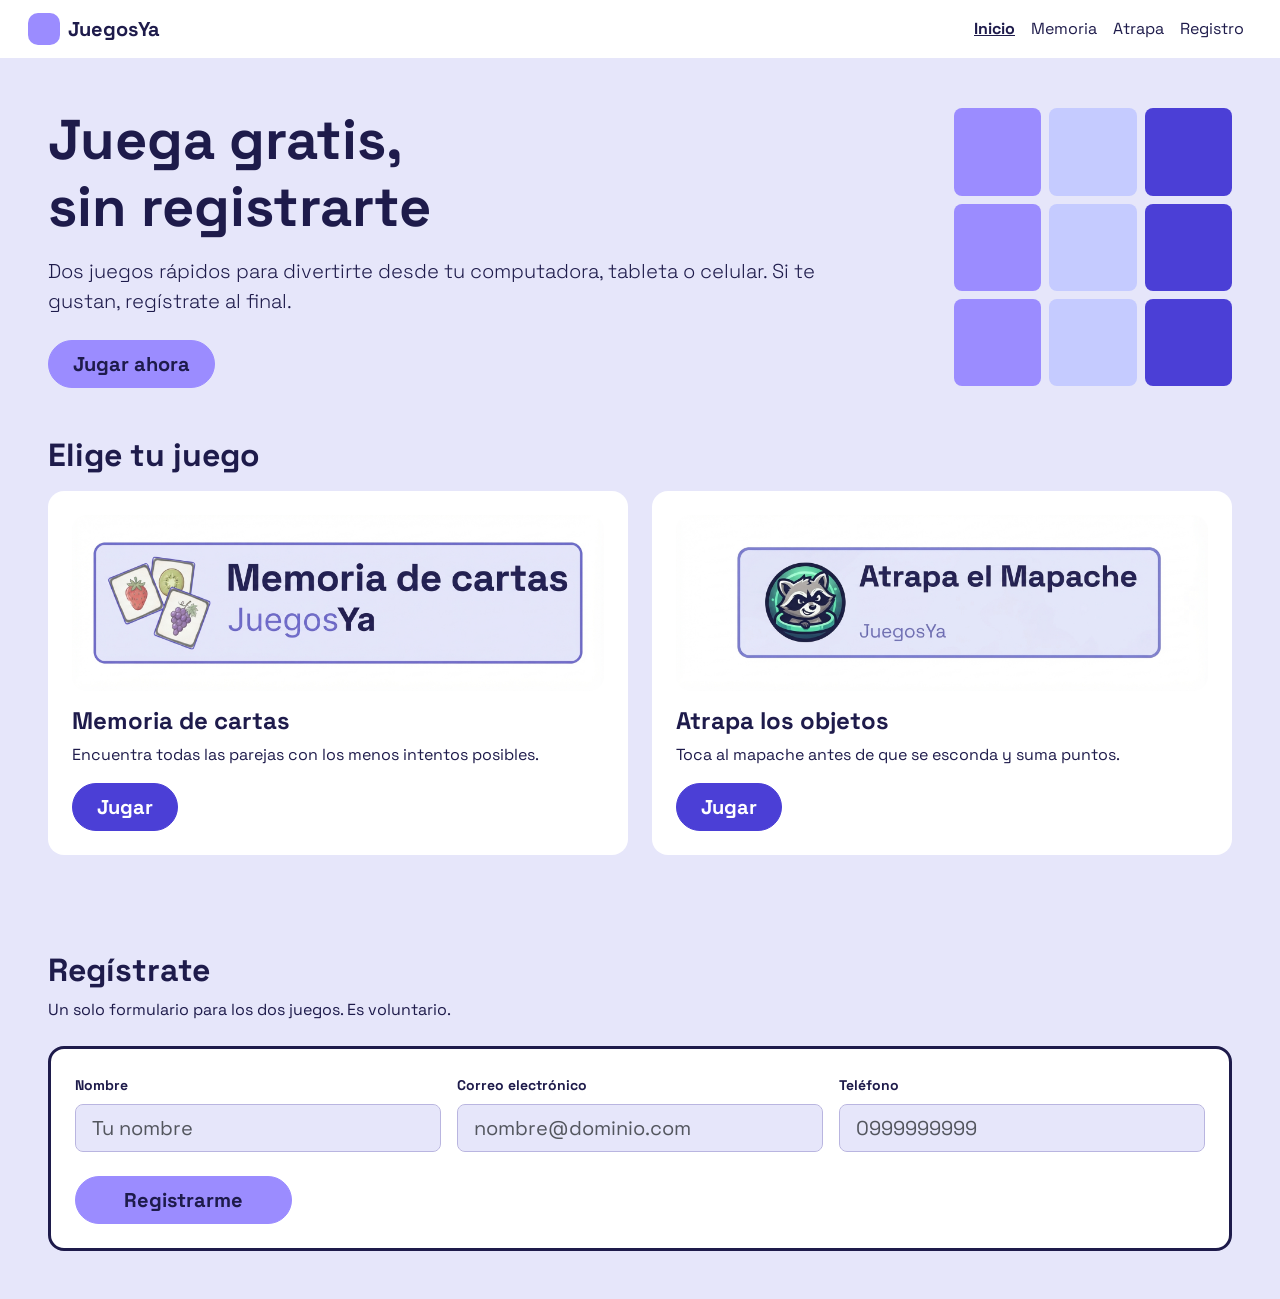
<file: index.html>
<!doctype html>
<html lang="es">
<head>
	<meta charset="utf-8">
	<meta name="viewport" content="width=device-width, initial-scale=1">
	<title>JuegosYa · Juega gratis</title>
	<link rel="preconnect" href="https://fonts.googleapis.com">
	<link rel="stylesheet" href="https://fonts.googleapis.com/css2?family=Space+Grotesk:wght@400;500;700&display=swap">
	<link rel="stylesheet" href="https://cdn.jsdelivr.net/npm/bootstrap@5.3.3/dist/css/bootstrap.min.css">
	<link rel="stylesheet" href="css/styles.css">
</head>
<body>
	<nav class="navbar navbar-expand-md bg-white sticky-top px-3">
		<div class="container-fluid">
			<a class="navbar-brand fw-bold d-flex align-items-center" href="index.html">
			<svg class="logo-icon me-2" width="32" height="32" viewBox="0 0 32 32" aria-hidden="true"><rect width="32" height="32" rx="10"/></svg>JuegosYa
			</a>
			<button class="navbar-toggler border-0" type="button" id="menuBtn" data-bs-toggle="collapse" data-bs-target="#nav" aria-controls="nav" aria-expanded="false" aria-label="Abrir menú">
			<span class="navbar-toggler-icon"></span>
			</button>
			<div class="collapse navbar-collapse justify-content-end" id="nav">
			<ul class="navbar-nav">
				<li class="nav-item"><a class="nav-link active fw-bold text-decoration-underline" href="#inicio" aria-current="page">Inicio</a></li>
				<li class="nav-item"><a class="nav-link" href="memoria.html">Memoria</a></li>
				<li class="nav-item"><a class="nav-link" href="atrapa.html">Atrapa</a></li>
				<li class="nav-item"><a class="nav-link" href="#registro">Registro</a></li>
			</ul>
			</div>
		</div>
	</nav>

	<main class="container-fluid px-3 px-md-5">
		<section class="row align-items-center justify-content-between g-4 py-5" id="inicio">
			<div class="col-12 col-md-8">
			<h1 class="display-4 fw-bold mb-3">Juega gratis,<br>sin registrarte</h1>
			<p class="lead mb-4">Dos juegos rápidos para divertirte desde tu computadora, tableta o celular. Si te gustan, regístrate al final.</p>
			<a class="btn btn-violet btn-lg rounded-pill fw-bold px-4" href="#juegos">Jugar ahora</a>
			</div>
			<div class="col-6 col-md-3" aria-hidden="true">
				<div class="row row-cols-3 g-2 tiles">
					<div class="col"><div class="ratio ratio-1x1 rounded-3"></div></div>
					<div class="col"><div class="ratio ratio-1x1 rounded-3"></div></div>
					<div class="col"><div class="ratio ratio-1x1 rounded-3"></div></div>
					<div class="col"><div class="ratio ratio-1x1 rounded-3"></div></div>
					<div class="col"><div class="ratio ratio-1x1 rounded-3"></div></div>
					<div class="col"><div class="ratio ratio-1x1 rounded-3"></div></div>
					<div class="col"><div class="ratio ratio-1x1 rounded-3"></div></div>
					<div class="col"><div class="ratio ratio-1x1 rounded-3"></div></div>
					<div class="col"><div class="ratio ratio-1x1 rounded-3"></div></div>
				</div>
			</div>
		</section>

		<section class="pb-5" id="juegos">
			<h2 class="fw-bold mb-3">Elige tu juego</h2>
			<div class="row g-4">
				<div class="col-12 col-md-6">
					<article class="card h-100 border-0 rounded-4">
						<div class="card-body d-flex flex-column p-4">
							<img src="img/memoria.jpg" alt="Memoria de cartas JuegosYa"
    							class="img-fluid w-100 rounded-4 mb-3">
							<h3 class="h4 fw-bold">Memoria de cartas</h3>
							<p>Encuentra todas las parejas con los menos intentos posibles.</p>
							<a class="btn btn-indigo btn-lg rounded-pill fw-bold px-4 mt-auto align-self-start" href="memoria.html">Jugar</a>
						</div>
					</article>
				</div>
				<div class="col-12 col-md-6">
					<article class="card h-100 border-0 rounded-4">
						<div class="card-body d-flex flex-column p-4">
							<img src="img/atrapa.jpg" alt="Atrapa el mapache JuegosYa" class="img-fluid w-100 rounded-4 mb-3">
							<h3 class="h4 fw-bold">Atrapa los objetos</h3>
							<p>Toca al mapache antes de que se esconda y suma puntos.</p>
							<a class="btn btn-indigo btn-lg rounded-pill fw-bold px-4 mt-auto align-self-start" href="atrapa.html">Jugar</a>
						</div>
					</article>
				</div>
			</div>
		</section>

		<section id="registro" class="my-5">
		<h2 class="fw-bold mb-2">Regístrate</h2>
		<p class="mb-4">Un solo formulario para los dos juegos. Es voluntario.</p>

		<form class="form-box border border-3 rounded-4 p-4">
			<div class="row g-3">
				<div class="col-12 col-lg-4">
					<label for="nombre" class="form-label fw-bold small">Nombre</label>
					<input type="text" class="form-control form-control-lg" id="nombre" name="nombre"
						placeholder="Tu nombre" required minlength="2" maxlength="30"
						pattern="[A-Za-zÁÉÍÓÚÜÑáéíóúüñ ]{2,30}"
						title="Solo letras y espacios (de 2 a 30 caracteres)"
						oninput="this.value = this.value.replace(/[^A-Za-zÁÉÍÓÚÜÑáéíóúüñ ]/g, '')">
				</div>
				<div class="col-12 col-lg-4">
					<label for="correo" class="form-label fw-bold small">Correo electrónico</label>
					<input type="email" class="form-control form-control-lg" id="correo" name="correo"
						placeholder="nombre@dominio.com" required
						pattern="[^\s@]+@[^\s@]+\.[^\s@]{1,}"
						title="Escribe un correo válido, por ejemplo nombre@dominio.com">
				</div>
				<div class="col-12 col-lg-4">
					<label for="telefono" class="form-label fw-bold small">Teléfono</label>
					<input type="tel" class="form-control form-control-lg" id="telefono" name="telefono"
						placeholder="0999999999" inputmode="numeric" required
						pattern="[0-9]{10}" maxlength="10"
						title="Escribe un teléfono de 10 dígitos, solo números"
						oninput="this.value = this.value.replace(/\D/g, '')">
				</div>
			</div>

			<div class="d-grid d-md-block mt-4">
				<button type="submit" class="btn btn-violet btn-lg rounded-pill px-5 fw-bold">Registrarme</button>
			</div>
		</form>
	</section>
	</main>

	<script src="https://cdn.jsdelivr.net/npm/bootstrap@5.3.3/dist/js/bootstrap.bundle.min.js"></script>
	<script>
	const nav = document.getElementById('nav');
	const colapso = bootstrap.Collapse.getOrCreateInstance(nav, { toggle: false });
	nav.querySelectorAll('a').forEach(a => a.addEventListener('click', () => colapso.hide()));
	document.addEventListener('keydown', e => { if (e.key === 'Escape') colapso.hide(); });
	</script>
</body>
</html>
</file>
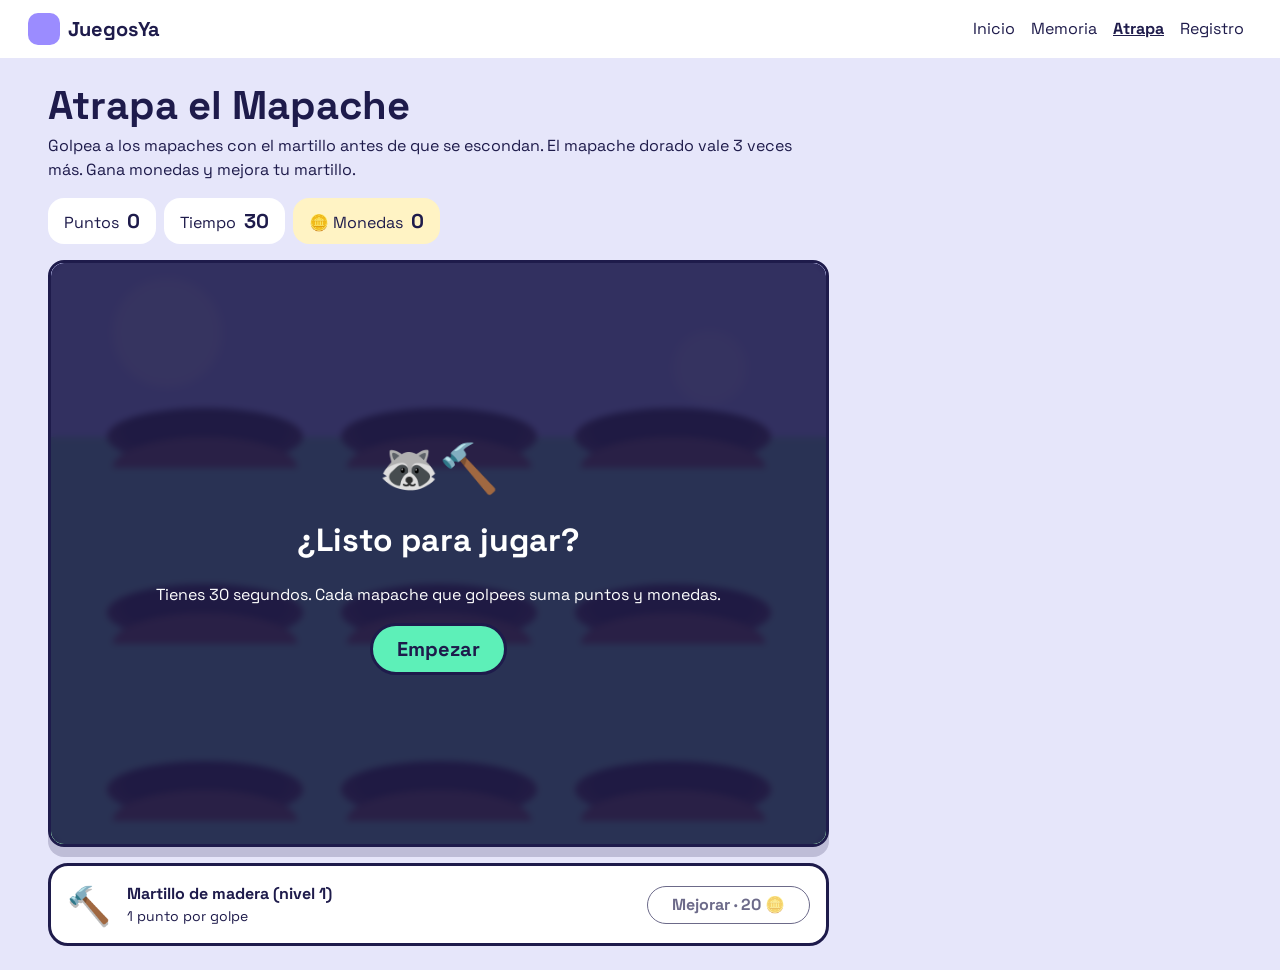
<file: atrapa.html>
<!doctype html>
<html lang="es">
<head>
  <meta charset="utf-8">
  <meta name="viewport" content="width=device-width, initial-scale=1">
  <title>Atrapa el Mapache · JuegosYa</title>
  <link rel="stylesheet" href="https://fonts.googleapis.com/css2?family=Space+Grotesk:wght@400;500;700&display=swap">
  <link rel="stylesheet" href="https://cdn.jsdelivr.net/npm/bootstrap@5.3.3/dist/css/bootstrap.min.css">
  <link rel="stylesheet" href="css/styles.css">
</head>
<body>
  <nav class="navbar navbar-expand-md bg-white sticky-top px-3">
    <div class="container-fluid">
      <a class="navbar-brand fw-bold d-flex align-items-center" href="index.html">
        <svg class="logo-icon me-2" width="32" height="32" viewBox="0 0 32 32" aria-hidden="true"><rect width="32" height="32" rx="10"/></svg>JuegosYa
      </a>
      <button class="navbar-toggler border-0" type="button" data-bs-toggle="collapse" data-bs-target="#nav" aria-controls="nav" aria-expanded="false" aria-label="Abrir menú">
        <span class="navbar-toggler-icon"></span>
      </button>
      <div class="collapse navbar-collapse justify-content-end" id="nav">
        <ul class="navbar-nav">
          <li class="nav-item"><a class="nav-link" href="index.html">Inicio</a></li>
          <li class="nav-item"><a class="nav-link" href="memoria.html">Memoria</a></li>
          <li class="nav-item"><a class="nav-link active fw-bold text-decoration-underline" href="atrapa.html" aria-current="page">Atrapa</a></li>
          <li class="nav-item"><a class="nav-link" href="index.html#registro">Registro</a></li>
        </ul>
      </div>
    </div>
  </nav>

  <main class="container-fluid px-3 px-md-5 py-4">
    <div class="row g-4 align-items-start">
      <section class="col-12 col-md-8">
        <h1 class="fw-bold mb-1">Atrapa el Mapache</h1>
        <p>Golpea a los mapaches con el martillo antes de que se escondan. El mapache dorado vale 3 veces más. Gana monedas y mejora tu martillo.</p>
        <div class="d-flex flex-wrap gap-2 my-3">
          <div class="bg-white rounded-4 px-3 py-2">Puntos <b class="fs-5 ms-1" id="score">0</b></div>
          <div class="bg-white rounded-4 px-3 py-2">Tiempo <b class="fs-5 ms-1" id="time">30</b></div>
          <div class="chip-coin rounded-4 px-3 py-2">🪙 Monedas <b class="fs-5 ms-1" id="coins">0</b></div>
        </div>

        <div class="arena-box ratio ratio-4x3 border border-3 rounded-4 overflow-hidden">
          <div class="arena user-select-none" id="arena">
            <div class="field" id="field"></div>
            <div class="overlay d-flex flex-column align-items-center justify-content-center gap-3 p-4 text-center" id="startPanel">
              <div class="emoji" style="font-size:3rem" aria-hidden="true">🦝🔨</div>
              <h2 class="fw-bold">¿Listo para jugar?</h2>
              <p class="mb-0">Tienes 30 segundos. Cada mapache que golpees suma puntos y monedas.</p>
              <button class="btn btn-start btn-lg rounded-pill fw-bold px-4" id="startBtn">Empezar</button>
            </div>
            <div class="hammer" id="hammer" data-nivel="1" aria-hidden="true">🔨</div>
          </div>
        </div>

        <div class="shop d-flex flex-wrap align-items-center gap-3 p-3 mt-3">
          <div class="shop-hammer" id="shopHammer" data-nivel="1">🔨</div>
          <div class="flex-grow-1">
            <div class="fw-bold" id="hamName">Martillo de madera</div>
            <div class="small" id="hamInfo">1 punto por golpe</div>
          </div>
          <button class="btn btn-violet rounded-pill fw-bold px-4" id="upgradeBtn" type="button">Mejorar</button>
        </div>
      </section>

      <aside class="col-12 col-md-4" id="invite" hidden aria-live="polite">
        <div class="invite rounded-4 p-4 text-white">
          <h2 class="fw-bold mb-3">¡Se acabó el tiempo!</h2>
          <div class="result d-inline-block rounded-pill fw-bold px-3 py-2 mb-3" id="result"></div>
          <p>¿Quieres registrarte para recibir novedades? Es opcional.</p>
          <div class="d-grid gap-3">
            <a class="btn btn-violet btn-lg rounded-pill fw-bold" id="registerLink" href="index.html#registro">Registrarme</a>
            <button class="btn btn-outline-light btn-lg rounded-pill fw-bold" id="skipBtn" type="button">Seguir navegando</button>
          </div>
        </div>
      </aside>
    </div>
  </main>

  <div class="modal fade" id="modalRegistro" tabindex="-1" aria-labelledby="modalRegistroTitulo" aria-hidden="true">
    <div class="modal-dialog modal-dialog-centered">
      <div class="modal-content rounded-4 text-center p-3">
        <div class="modal-body">
          <h2 class="h4 fw-bold" id="modalRegistroTitulo">¡Regístrate!</h2>
          <p>Regístrate para recibir novedades. Si prefieres, puedes omitir y seguir jugando.</p>
          <div class="d-grid gap-2">
            <a class="btn btn-violet rounded-pill fw-bold" id="modalRegisterLink" href="index.html#registro">Registrarme</a>
            <button type="button" class="btn btn-indigo rounded-pill fw-bold" id="omitBtn">Omitir</button>
          </div>
        </div>
      </div>
    </div>
  </div>

  <script src="https://cdn.jsdelivr.net/npm/bootstrap@5.3.3/dist/js/bootstrap.bundle.min.js"></script>
  <script>
(() => {
  const DURACION = 30, INTERVALO_INICIAL = 800, INTERVALO_MINIMO = 450;
  const VIDA_INICIAL = 1300, VIDA_MINIMA = 750, HOYOS = 9;
  const BONUS = { prob: 0.12, mult: 3 };
  const MARTILLOS = [
    { nombre: 'Martillo de madera',   puntos: 1, costo: 0,   k: 1 },
    { nombre: 'Martillo de piedra',   puntos: 2, costo: 20,  k: 1.1 },
    { nombre: 'Martillo de hierro',   puntos: 3, costo: 60,  k: 1.2 },
    { nombre: 'Martillo de oro',      puntos: 5, costo: 140, k: 1.3 },
    { nombre: 'Martillo de diamante', puntos: 8, costo: 300, k: 1.4 }
  ];

  const $ = (id) => document.getElementById(id);
  const arena = $('arena'), field = $('field'), startPanel = $('startPanel'), startBtn = $('startBtn');
  const scoreEl = $('score'), timeEl = $('time'), coinsEl = $('coins');
  const hammer = $('hammer'), shopHammer = $('shopHammer');
  const hamName = $('hamName'), hamInfo = $('hamInfo'), upgradeBtn = $('upgradeBtn');
  const invite = $('invite'), resultEl = $('result');
  const registerLink = $('registerLink'), modalRegisterLink = $('modalRegisterLink');
  const skipBtn = $('skipBtn'), omitBtn = $('omitBtn');
  const modalRegistro = new bootstrap.Modal($('modalRegistro'));

  let puntos = 0, restante = DURACION, jugando = false, yaJugo = false;
  let relojId = null, spawnId = null;
  let monedas = 0, nivel = 0;
  try {
    monedas = parseInt(localStorage.getItem('mapache_monedas')) || 0;
    nivel = Math.min(parseInt(localStorage.getItem('mapache_nivel')) || 0, MARTILLOS.length - 1);
  } catch (e) {}

  const progreso = () => 1 - restante / DURACION;

  // Hoyos con mapaches
  const hoyos = [];
  for (let i = 0; i < HOYOS; i++) {
    const hole = document.createElement('div');
    hole.className = 'hole';
    const coon = document.createElement('button');
    coon.type = 'button';
    coon.className = 'coon';
    const img = document.createElement('img');
    img.src = 'img/mapache.png';
    img.alt = '';
    img.draggable = false;
    coon.appendChild(img);
    coon.tabIndex = -1;
    coon.setAttribute('aria-label', 'Mapache');
    hole.appendChild(coon);
    field.appendChild(hole);
    const h = { hole, coon, ocupado: false, quitar: null, bonus: false };
    coon.addEventListener('pointerdown', (e) => { e.preventDefault(); golpear(h); });
    hoyos.push(h);
  }

  // Martillo y tienda
  function guardar() {
    try { localStorage.setItem('mapache_monedas', monedas); localStorage.setItem('mapache_nivel', nivel); } catch (e) {}
  }

  function pintarTienda() {
    const m = MARTILLOS[nivel], sig = MARTILLOS[nivel + 1];
    coinsEl.textContent = monedas;
    hammer.dataset.nivel = shopHammer.dataset.nivel = nivel + 1;
    hammer.style.setProperty('--k', m.k);
    hamName.textContent = m.nombre + ' (nivel ' + (nivel + 1) + ')';
    hamInfo.textContent = m.puntos + (m.puntos === 1 ? ' punto' : ' puntos') + ' por golpe';
    if (sig) {
      upgradeBtn.textContent = 'Mejorar · ' + sig.costo + ' 🪙';
      upgradeBtn.disabled = monedas < sig.costo;
    } else {
      upgradeBtn.textContent = 'Nivel máximo';
      upgradeBtn.disabled = true;
    }
  }

  upgradeBtn.addEventListener('click', () => {
    const sig = MARTILLOS[nivel + 1];
    if (!sig || monedas < sig.costo) return;
    monedas -= sig.costo;
    nivel++;
    guardar();
    pintarTienda();
  });

  // El martillo sigue al puntero y golpea al tocar
  function moverMartillo(e) {
    const r = arena.getBoundingClientRect();
    hammer.style.left = (e.clientX - r.left) + 'px';
    hammer.style.top = (e.clientY - r.top) + 'px';
    hammer.classList.add('visible');
  }
  arena.addEventListener('pointermove', moverMartillo);
  arena.addEventListener('pointerleave', () => hammer.classList.remove('visible'));
  arena.addEventListener('pointerdown', (e) => {
    if (!jugando) return;
    moverMartillo(e);
    hammer.classList.add('swing');
    setTimeout(() => hammer.classList.remove('swing'), 110);
  });

  // Juego
  function iniciar() {
    puntos = 0;
    restante = DURACION;
    jugando = true;
    scoreEl.textContent = 0;
    timeEl.textContent = restante;
    invite.hidden = true;
    startPanel.classList.add('d-none');
    arena.classList.add('playing');
    hoyos.forEach(limpiar);
    pintarTienda();
    relojId = setInterval(() => {
      restante--;
      timeEl.textContent = restante;
      if (restante <= 0) terminar();
    }, 1000);
    programarAparicion();
  }

  function programarAparicion() {
    if (!jugando) return;
    const espera = INTERVALO_INICIAL - (INTERVALO_INICIAL - INTERVALO_MINIMO) * progreso();
    spawnId = setTimeout(() => { crearMapache(); programarAparicion(); }, espera);
  }

  function limpiar(h) {
    clearTimeout(h.quitar);
    h.coon.className = 'coon';
    h.ocupado = false;
  }

  function crearMapache() {
    const libres = hoyos.filter(h => !h.ocupado);
    if (!libres.length) return;
    const h = libres[Math.floor(Math.random() * libres.length)];
    h.ocupado = true;
    h.bonus = Math.random() < BONUS.prob;
    h.coon.className = 'coon up' + (h.bonus ? ' gold' : '');
    h.coon.setAttribute('aria-label', h.bonus ? 'Mapache dorado, puntos x3' : 'Mapache');
    const vida = (VIDA_INICIAL - (VIDA_INICIAL - VIDA_MINIMA) * progreso()) * (h.bonus ? 0.75 : 1);
    h.quitar = setTimeout(() => { h.coon.className = 'coon'; setTimeout(() => { h.ocupado = false; }, 160); }, vida);
  }

  function golpear(h) {
    if (!jugando || !h.ocupado || h.coon.classList.contains('squash')) return;
    clearTimeout(h.quitar);
    const m = MARTILLOS[nivel];
    const ganado = m.puntos * (h.bonus ? BONUS.mult : 1);
    puntos += ganado;
    monedas += ganado;
    scoreEl.textContent = puntos;
    guardar();
    pintarTienda();

    h.coon.classList.add('squash');
    arena.classList.add('shake');
    setTimeout(() => arena.classList.remove('shake'), 180);

    const mas = document.createElement('span');
    mas.className = 'plus position-absolute fw-bold fs-4 pe-none';
    mas.textContent = '+' + ganado;
    mas.style.left = (h.hole.offsetLeft + h.hole.offsetWidth * 0.4) + 'px';
    mas.style.top = (h.hole.offsetTop + h.hole.offsetHeight * 0.1) + 'px';
    arena.appendChild(mas);
    setTimeout(() => mas.remove(), 600);

    setTimeout(() => { if (h.ocupado) limpiar(h); }, 420);
  }

  function terminar() {
    jugando = false;
    yaJugo = true;
    clearInterval(relojId);
    clearTimeout(spawnId);
    hoyos.forEach(limpiar);
    arena.classList.remove('playing');
    hammer.classList.remove('visible');
    timeEl.textContent = 0;

    resultEl.textContent = puntos + (puntos === 1 ? ' punto' : ' puntos');
    const destino = `index.html?juego=atrapa&puntos=${puntos}#registro`;
    registerLink.href = destino;
    modalRegisterLink.href = destino;
    invite.hidden = false;

    startPanel.querySelector('h2').textContent = 'Partida terminada';
    startPanel.querySelector('p').textContent = 'Hiciste ' + puntos + ' puntos. Mejora tu martillo y vuelve a intentarlo.';
    startBtn.textContent = 'Volver a jugar';
    startPanel.classList.remove('d-none');
  }

  // Tras una partida, "Volver a jugar" primero invita a registrarse
  startBtn.addEventListener('click', () => { yaJugo ? modalRegistro.show() : iniciar(); });
  omitBtn.addEventListener('click', () => { modalRegistro.hide(); iniciar(); });
  skipBtn.addEventListener('click', () => { window.location.href = 'index.html#juegos'; });

  pintarTienda();
})();
  </script>
</body>
</html>
</file>
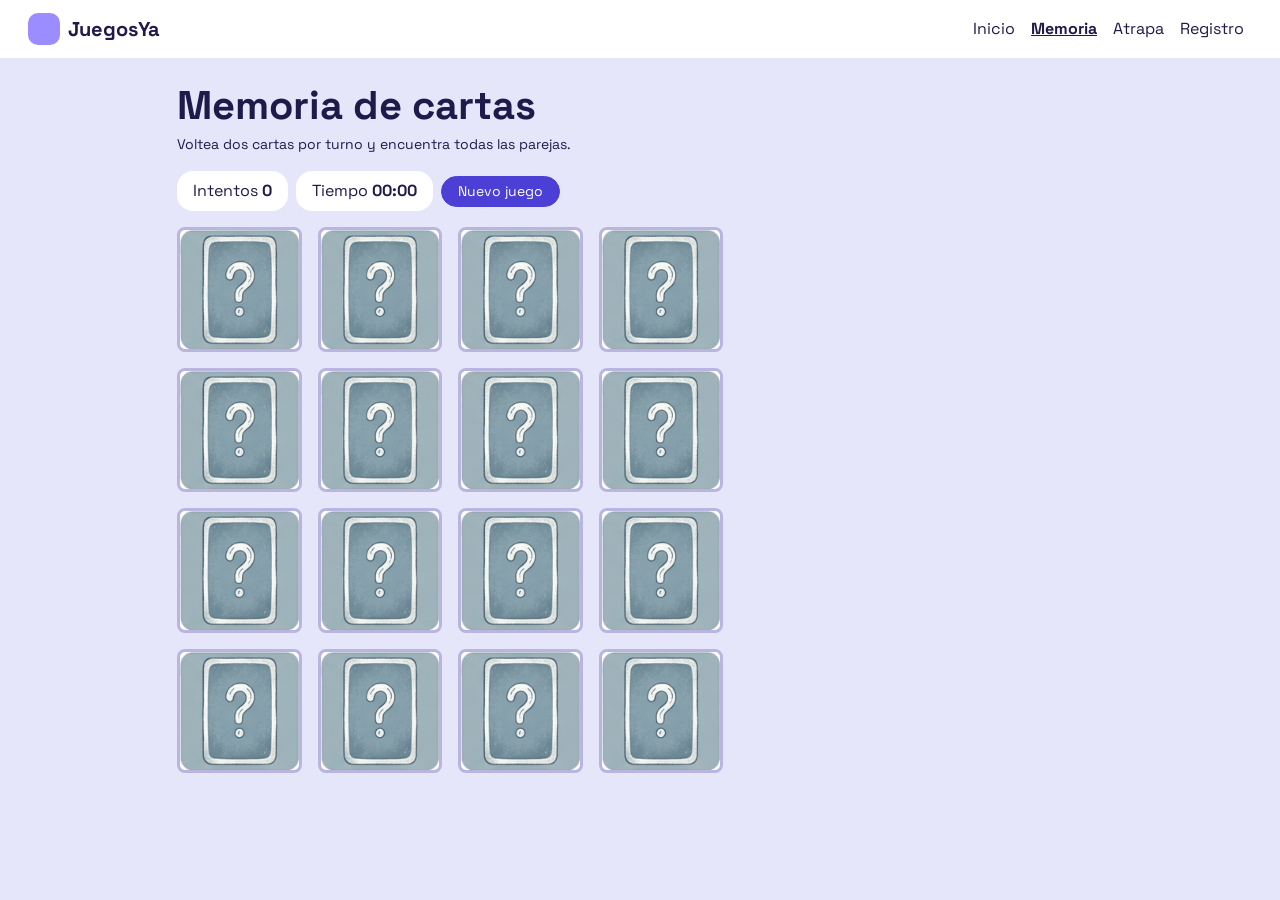
<file: memoria.html>
<!DOCTYPE html>
<html lang="es">
<head>
    <meta charset="UTF-8">
    <meta name="viewport" content="width=device-width, initial-scale=1">
    <title>Memoria de cartas</title>
    <link href="https://fonts.googleapis.com/css2?family=Space+Grotesk:wght@400;500;700&display=swap" rel="stylesheet">
    <link href="https://cdn.jsdelivr.net/npm/bootstrap@5.3.3/dist/css/bootstrap.min.css" rel="stylesheet">
    <link href="css/styles.css" rel="stylesheet">
</head>
<body class="mem-body">
    <nav class="navbar navbar-expand-md bg-white px-3">
        <div class="container-fluid">
            <a class="navbar-brand fw-bold mem-texto-oscuro d-flex align-items-center" href="index.html">
                <svg class="logo-icon me-2" width="32" height="32" viewBox="0 0 32 32" aria-hidden="true"><rect width="32" height="32" rx="10"/></svg>JuegosYa
            </a>
            <button class="navbar-toggler border-0" type="button" data-bs-toggle="collapse" data-bs-target="#menu" aria-controls="menu" aria-expanded="false" aria-label="Abrir menú">
                <span class="navbar-toggler-icon"></span>
            </button>
            <div class="collapse navbar-collapse justify-content-end" id="menu">
                <ul class="navbar-nav">
                    <li class="nav-item"><a class="nav-link mem-link" href="index.html">Inicio</a></li>
                    <li class="nav-item"><a class="nav-link mem-link mem-link-activo fw-bold text-decoration-underline" href="memoria.html">Memoria</a></li>
                    <li class="nav-item"><a class="nav-link mem-link" href="atrapa.html">Atrapa</a></li>
                    <li class="nav-item"><a class="nav-link mem-link" href="index.html#registro">Registro</a></li>
                </ul>
            </div>
        </div>
    </nav>

    <main class="container py-4">
        <div class="row g-4 justify-content-center">
            <section class="col-12 col-xl-6">
                <h1 class="fw-bold mem-texto-oscuro mb-1">Memoria de cartas</h1>
                <p class="mem-texto-oscuro small">Voltea dos cartas por turno y encuentra todas las parejas.</p>
                <div class="d-flex flex-wrap align-items-center gap-2 mb-3">
                    <span class="mem-pildora d-inline-block rounded-4 px-3 py-2">Intentos <strong id="intentos">0</strong></span>
                    <span class="mem-pildora d-inline-block rounded-4 px-3 py-2">Tiempo <strong id="tiempo">00:00</strong></span>
                    <button type="button" id="btnNuevo" class="btn btn-sm mem-btn-nuevo rounded-pill px-3">Nuevo juego</button>
                </div>
                <div id="tablero" class="row row-cols-4 g-2 g-md-3"></div>
            </section>
            <aside class="col-12 col-xl-4">
                <div id="resultado" class="mem-resultado rounded-4 p-4 text-white d-none">
                    <h2 class="h4 fw-bold">¡Lo lograste!</h2>
                    <span id="resumen" class="badge rounded-pill mem-insignia mb-3"></span>
                    <p class="small">¿Quieres registrarte para recibir novedades? Es opcional.</p>
                    <div class="d-grid gap-2">
                        <a href="index.html#registro" class="btn mem-btn-coral rounded-pill fw-bold">Registrarme</a>
                        <button type="button" id="btnSeguir" class="btn mem-btn-borde rounded-pill fw-bold">Seguir navegando</button>
                    </div>
                </div>
            </aside>
        </div>
    </main>

    <div class="modal fade" id="modalRegistro" tabindex="-1" aria-labelledby="modalRegistroTitulo" aria-hidden="true">
        <div class="modal-dialog modal-dialog-centered">
            <div class="modal-content rounded-4 text-center p-3">
                <div class="modal-body">
                    <h2 class="h4 fw-bold" id="modalRegistroTitulo">¡Regístrate!</h2>
                    <p>Regístrate para recibir novedades. Si prefieres, puedes omitir y seguir jugando.</p>
                    <div class="d-grid gap-2">
                        <a href="index.html#registro" class="btn btn-violet rounded-pill fw-bold">Registrarme</a>
                        <button type="button" id="btnOmitir" class="btn btn-indigo rounded-pill fw-bold">Omitir</button>
                    </div>
                </div>
            </div>
        </div>
    </div>

    <script src="https://cdn.jsdelivr.net/npm/bootstrap@5.3.3/dist/js/bootstrap.bundle.min.js"></script>
    <script>
        // Imagenes
        const imagenes = [
            "img/carta1.png", "img/carta2.png",
            "img/carta3.png", "img/carta4.png",
            "img/carta5.png", "img/carta6.png",
            "img/carta7.png", "img/carta8.png"
        ];
        
        const reverso = "img/reverso.png";
        const tablero = document.getElementById("tablero");
        const intentosTxt = document.getElementById("intentos");
        const tiempoTxt = document.getElementById("tiempo");
        const resultado = document.getElementById("resultado");
        const resumen = document.getElementById("resumen");
        const modalRegistro = new bootstrap.Modal(document.getElementById("modalRegistro"));

        let cartas = [];
        let primera = null;
        let bloqueado = false;
        let intentos = 0;
        let encontradas = 0;
        let segundos = 0;
        let reloj = null;
        let terminado = false;

        // Formato del tiempo
        function formatoTiempo(s) {
            let min = Math.floor(s / 60);
            let seg = s % 60;

            if (min < 10) {
                min = "0" + min;
            }
            if (seg < 10) {
                seg = "0" + seg;
            }
            return min + ":" + seg;
        }

        // Mezclar cartas
        function mezclar(lista) {
            for (let i = lista.length - 1; i > 0; i--) {
                let j = Math.floor(Math.random() * (i + 1));
                [lista[i], lista[j]] = [lista[j], lista[i]];
            }
        }

        // Iniciar juego
        function iniciar() {
            clearInterval(reloj);
            segundos = 0;
            intentos = 0;
            encontradas = 0;
            primera = null;
            bloqueado = false;
            terminado = false;
            reloj = null;

            intentosTxt.textContent = 0;
            tiempoTxt.textContent = "00:00";
            resultado.classList.add("d-none");

            cartas = [];
            for (let i = 0; i < imagenes.length; i++) {
                cartas.push({ pareja: i, encontrada: false });
                cartas.push({ pareja: i, encontrada: false });
            }

            mezclar(cartas);
            tablero.innerHTML = "";

            for (let i = 0; i < cartas.length; i++) {
                let col = document.createElement("div");
                col.className = "col";
                col.innerHTML =
                    '<div class="ratio ratio-1x1 mem-carta border border-3 rounded-3 overflow-hidden" role="button" id="carta' + i + '" onclick="voltear(' + i + ')">' +
                    '<img src="' + reverso + '" class="object-fit-cover" alt="Carta">' +
                    '</div>';
                tablero.appendChild(col);
            }
        }

        // Mostrar imagen
        function mostrar(i, frente) {
            let img = document.querySelector("#carta" + i + " img");

            if (frente) {
                img.src = imagenes[cartas[i].pareja];
            } else {
                img.src = reverso;
            }
        }

        // Voltear cartas
        function voltear(i) {
            if (bloqueado || cartas[i].encontrada || i === primera) {
                return;
            }

            // Iniciar tiempo
            if (reloj === null) {
                reloj = setInterval(function () {
                    segundos++;
                    tiempoTxt.textContent = formatoTiempo(segundos);
                }, 1000);
            }

            mostrar(i, true);

            if (primera === null) {
                primera = i;
                return;
            }

            intentos++;
            intentosTxt.textContent = intentos;

            if (cartas[primera].pareja === cartas[i].pareja) {
                cartas[primera].encontrada = true;
                cartas[i].encontrada = true;

                document.getElementById("carta" + primera).classList.add("mem-acierto");
                document.getElementById("carta" + i).classList.add("mem-acierto");

                encontradas++;
                primera = null;

                if (encontradas === imagenes.length) {
                    ganar();
                }
            } else {
                bloqueado = true;
                let anterior = primera;

                setTimeout(function () {
                    mostrar(anterior, false);
                    mostrar(i, false);
                    primera = null;
                    bloqueado = false;
                }, 800);
            }
        }

        // Ganar juego
        function ganar() {
            clearInterval(reloj);
            terminado = true;
            resumen.textContent = intentos + " intentos · " + formatoTiempo(segundos);
            resultado.classList.remove("d-none");
        }

        // Nuevo juego
        document.getElementById("btnNuevo").addEventListener("click", function () {
            if (terminado) {
                modalRegistro.show();
            } else {
                iniciar();
            }
        });

        // Omitir registro
        document.getElementById("btnOmitir").addEventListener("click", function () {
            modalRegistro.hide();
            iniciar();
        });

        // Seguir navegando
        document.getElementById("btnSeguir").addEventListener("click", function () {
            window.location.href = "index.html#juegos";
        });

        iniciar();
    </script>
</body>
</html>
</file>
<file: css/styles.css>
:root{
  --bg:#E6E6FA; --ink:#1E1B4B; --violet:#9B8CFF; --peri:#C5CBFF;
  --blue:#3F6FE0; --indigo:#4B3FD6; --white:#fff; --soft:#F4F2FF; --line:#B9B5E0;

  --bs-body-font-family:'Space Grotesk',Arial,sans-serif;
  --bs-body-bg:var(--bg);
  --bs-body-color:var(--ink);
}
body,.mem-body{background-color:var(--bg);color:var(--ink);font-family:'Space Grotesk',Arial,sans-serif}
.mem-texto-oscuro{color:var(--ink)}

/* Navbar */
.navbar{
  --bs-navbar-color:var(--ink);
  --bs-navbar-hover-color:var(--indigo);
  --bs-navbar-active-color:var(--ink);
  --bs-navbar-brand-color:var(--ink);
  --bs-navbar-brand-hover-color:var(--ink);
  --bs-navbar-toggler-icon-bg:url("data:image/svg+xml,%3csvg xmlns='http://www.w3.org/2000/svg' viewBox='0 0 30 30'%3e%3cpath stroke='%231E1B4B' stroke-linecap='round' stroke-miterlimit='10' stroke-width='2' d='M4 7h22M4 14h22M4 21h22'/%3e%3c/svg%3e");
}
.navbar-toggler{background-color:var(--soft)}
.navbar .nav-link.active,.mem-link-activo{text-decoration-color:var(--violet)}
.logo-icon{fill:var(--violet)}

/* Botones */
.btn-violet,.mem-btn-coral{
  --bs-btn-color:var(--ink); --bs-btn-bg:var(--violet); --bs-btn-border-color:var(--violet);
  --bs-btn-hover-color:var(--ink); --bs-btn-hover-bg:var(--peri); --bs-btn-hover-border-color:var(--peri);
  --bs-btn-active-color:var(--ink); --bs-btn-active-bg:var(--peri); --bs-btn-active-border-color:var(--peri);
  --bs-btn-focus-shadow-rgb:155,140,255;
}
.btn-indigo,.mem-btn-nuevo{
  --bs-btn-color:#fff; --bs-btn-bg:var(--indigo); --bs-btn-border-color:var(--indigo);
  --bs-btn-hover-color:#fff; --bs-btn-hover-bg:var(--blue); --bs-btn-hover-border-color:var(--blue);
  --bs-btn-active-color:#fff; --bs-btn-active-bg:var(--blue); --bs-btn-active-border-color:var(--blue);
  --bs-btn-focus-shadow-rgb:75,63,214;
}
.mem-btn-borde{
  --bs-btn-color:#fff; --bs-btn-border-color:#fff;
  --bs-btn-hover-color:var(--ink); --bs-btn-hover-bg:#fff; --bs-btn-hover-border-color:#fff;
  --bs-btn-active-color:var(--ink); --bs-btn-active-bg:#fff; --bs-btn-active-border-color:#fff;
}

/* Inicio */
.tiles .col:nth-child(3n+1) .ratio{background-color:var(--violet)}
.tiles .col:nth-child(3n+2) .ratio{background-color:var(--peri)}
.tiles .col:nth-child(3n) .ratio{background-color:var(--indigo)}
.card{--bs-card-bg:var(--white)}
.card-visual{background-color:var(--soft)}

/* Formulario */
.form-box{background-color:var(--white);border-color:var(--ink)!important}
.form-box .form-control{border-color:var(--line);color:var(--ink)}
.form-box .form-control:focus{border-color:var(--indigo);box-shadow:0 0 0 .25rem rgba(75,63,214,.25)}
.form-box .form-control[aria-invalid="true"]{border-color:#B3261E}
.error{color:#B3261E}
.msg--ok{--bs-alert-color:var(--ink);--bs-alert-bg:var(--peri);--bs-alert-border-color:var(--peri)}
.msg--err{--bs-alert-color:#7A1710;--bs-alert-bg:#FBE3E1;--bs-alert-border-color:#FBE3E1}

/* =====================================================
   Atrapa el Mapache
   ===================================================== */

/* Paleta propia del juego */
.arena-box{
  --sky:var(--peri);
  --grass:#7FDC9A;
  --dirt:#7A4A2A;
  --hole-in:#2A1A12;
  --hole-edge:#4A2D1C;
  --mint:#5DF0B8;
  --mint-dark:#1FA97A;
  --gold:#F0B429;
  --gold-light:#FFF3A0;
  --gold-glow:#FFD54A;
}

/* Marco (el borde de color lo fuerza .border de Bootstrap, por eso !important) */
.arena-box{border-color:var(--ink)!important;box-shadow:0 10px 0 rgba(30,27,75,.2)}
@media (max-width:575.98px){
  .arena-box.ratio{--bs-aspect-ratio:105%}
}

/* Escenario: cielo arriba, pasto abajo, dos nubes */
.arena{
  position:absolute;inset:0;           /* llena el .ratio de Bootstrap */
  container-type:size;overflow:hidden;
  background:
    radial-gradient(circle at 15% 12%,rgba(255,255,255,.55) 0 6%,transparent 7%),
    radial-gradient(circle at 85% 18%,rgba(255,255,255,.4) 0 4%,transparent 5%),
    linear-gradient(var(--sky) 0 30%,var(--grass) 30% 100%);
}
.arena.playing,
.arena.playing .coon{cursor:none}
.arena.shake{animation:sacudir .18s}
@keyframes sacudir{
  25%{transform:translate(-3px,2px)}
  60%{transform:translate(3px,-2px)}
}

/* Cuadrícula 3x3 de hoyos */
.field{
  position:absolute;inset:0;z-index:1;
  display:grid;grid-template-columns:repeat(3,1fr);grid-template-rows:repeat(3,1fr);
  gap:2% 3%;padding:5% 6% 3%;
}
.hole{position:relative;container-type:size;overflow:hidden}
.hole::before{                          /* agujero oscuro */
  content:"";position:absolute;left:4%;right:4%;bottom:2%;height:34%;z-index:0;
  background:radial-gradient(ellipse at 50% 40%,var(--hole-in) 0 55%,var(--hole-edge) 70%);
  border-radius:50%;
}
.hole::after{                           /* borde de tierra que tapa al mapache */
  content:"";position:absolute;left:0;right:0;bottom:0;height:22%;z-index:2;pointer-events:none;
  background:radial-gradient(ellipse at 50% 100%,var(--dirt) 0 60%,transparent 62%);
}

/* Mapache */
.coon{
  position:absolute;left:0;right:0;bottom:6%;margin:auto;z-index:1;
  height:78%;aspect-ratio:1;padding:0;border-radius:50%;
  border:4px solid var(--ink);
  display:flex;align-items:center;justify-content:center;
  background:radial-gradient(circle,var(--mint) 0 35%,var(--mint-dark) 75%);
  font-size:46cqh;line-height:1;
  transform:translateY(125%);transform-origin:50% 100%;
  transition:transform .14s ease-out;
  touch-action:manipulation;
}
.coon.up{transform:translateY(0)}
.coon.gold{
  background:radial-gradient(circle,var(--gold-light) 0 35%,var(--gold) 80%);
  box-shadow:0 0 16px var(--gold-glow);
}
/* Imagen del mapache */
.coon img{
  width:88%;height:88%;object-fit:contain;
  pointer-events:none;user-select:none;-webkit-user-drag:none;
}
.coon.gold img{filter:sepia(.7) saturate(2.5) brightness(1.1) drop-shadow(0 0 4px var(--gold-glow))}
.coon.squash{animation:aplastar .38s ease-out forwards;pointer-events:none}
.coon.squash::after{
  content:"💫";position:absolute;top:-70%;font-size:70%;
  animation:giro .38s linear;
}
@keyframes aplastar{
  0%  {transform:translateY(0) scale(1,1)}
  35% {transform:translateY(8%) scale(1.45,.22);filter:brightness(1.3)}
  100%{transform:translateY(12%) scale(1.5,.18)}
}
@keyframes giro{to{transform:rotate(360deg)}}

/* Texto "+N" que sube al golpear */
.plus{
  color:#fff;z-index:6;
  text-shadow:0 2px 0 var(--ink),0 0 8px var(--ink);
  animation:sube .6s ease-out forwards;
}
@keyframes sube{to{transform:translateY(-40px);opacity:0}}

/* Martillo que sigue al puntero */
.hammer{
  position:absolute;left:0;top:0;z-index:8;display:none;pointer-events:none;
  font-size:calc(20cqh * var(--k,1));line-height:1;
  transform-origin:90% 90%;
  transform:translate(-80%,-80%) rotate(20deg);
  transition:transform .05s;
}
.arena.playing .hammer.visible{display:block}
.hammer.swing{transform:translate(-80%,-80%) rotate(-40deg)}

/* Aspecto de cada nivel (sirve para el martillo del juego y el de la tienda) */
.hammer,
.shop-hammer{filter:var(--fx,none)}
.hammer[data-nivel="1"],.shop-hammer[data-nivel="1"]{--fx:drop-shadow(0 3px 0 rgba(0,0,0,.27))}
.hammer[data-nivel="2"],.shop-hammer[data-nivel="2"]{--fx:grayscale(1) drop-shadow(0 3px 0 rgba(0,0,0,.27))}
.hammer[data-nivel="3"],.shop-hammer[data-nivel="3"]{--fx:grayscale(1) brightness(1.5) drop-shadow(0 0 6px #6FA8FF)}
.hammer[data-nivel="4"],.shop-hammer[data-nivel="4"]{--fx:sepia(1) saturate(4) drop-shadow(0 0 8px var(--gold-glow))}
.hammer[data-nivel="5"],.shop-hammer[data-nivel="5"]{--fx:hue-rotate(160deg) saturate(3) drop-shadow(0 0 12px #4DE1FF)}

/* Panel de inicio / fin de partida */
.overlay{
  position:absolute;inset:0;width:100%;height:100%;z-index:10;overflow:hidden;
  background-color:rgba(30,27,75,.88);color:#fff;
  backdrop-filter:blur(3px);
}
.btn-start{
  --bs-btn-color:var(--ink); --bs-btn-bg:var(--mint); --bs-btn-border-color:var(--ink);
  --bs-btn-border-width:3px;
  --bs-btn-hover-color:var(--ink); --bs-btn-hover-bg:#8BF5CB; --bs-btn-hover-border-color:var(--ink);
  --bs-btn-active-color:var(--ink); --bs-btn-active-bg:#8BF5CB; --bs-btn-active-border-color:var(--ink);
  --bs-btn-focus-shadow-rgb:93,240,184;
}
@media (max-width:575.98px){
  .overlay{gap:.5rem!important;padding:.75rem!important}
  .overlay .emoji{font-size:2rem!important}
  .overlay h2{font-size:1.25rem;margin:0}
  .overlay p{font-size:.85rem}
  .overlay .btn{padding:.4rem 1.25rem;font-size:1rem}
}

/* Tienda de martillos */
.shop{background-color:var(--white);border:3px solid var(--ink);border-radius:1.25rem}
.shop-hammer{font-size:2.2rem;line-height:1}
.chip-coin{background-color:#FFF3C4}

/* Invitación al registro al terminar */
.invite{background-color:var(--ink)}
.result{background-color:var(--peri);color:var(--ink)}

@media (prefers-reduced-motion:reduce){
  .coon,.hammer{transition:none}
  .arena.shake{animation:none}
}

/* Memoria */
.mem-pildora{background-color:var(--white);color:var(--ink)}
.mem-carta{background-color:var(--white);border-color:var(--line)!important}
.mem-acierto{border-color:var(--indigo)!important;background-color:var(--peri)}
.mem-resultado{background-color:var(--ink)}
.mem-insignia{background-color:var(--peri);color:var(--ink)}
</file>
